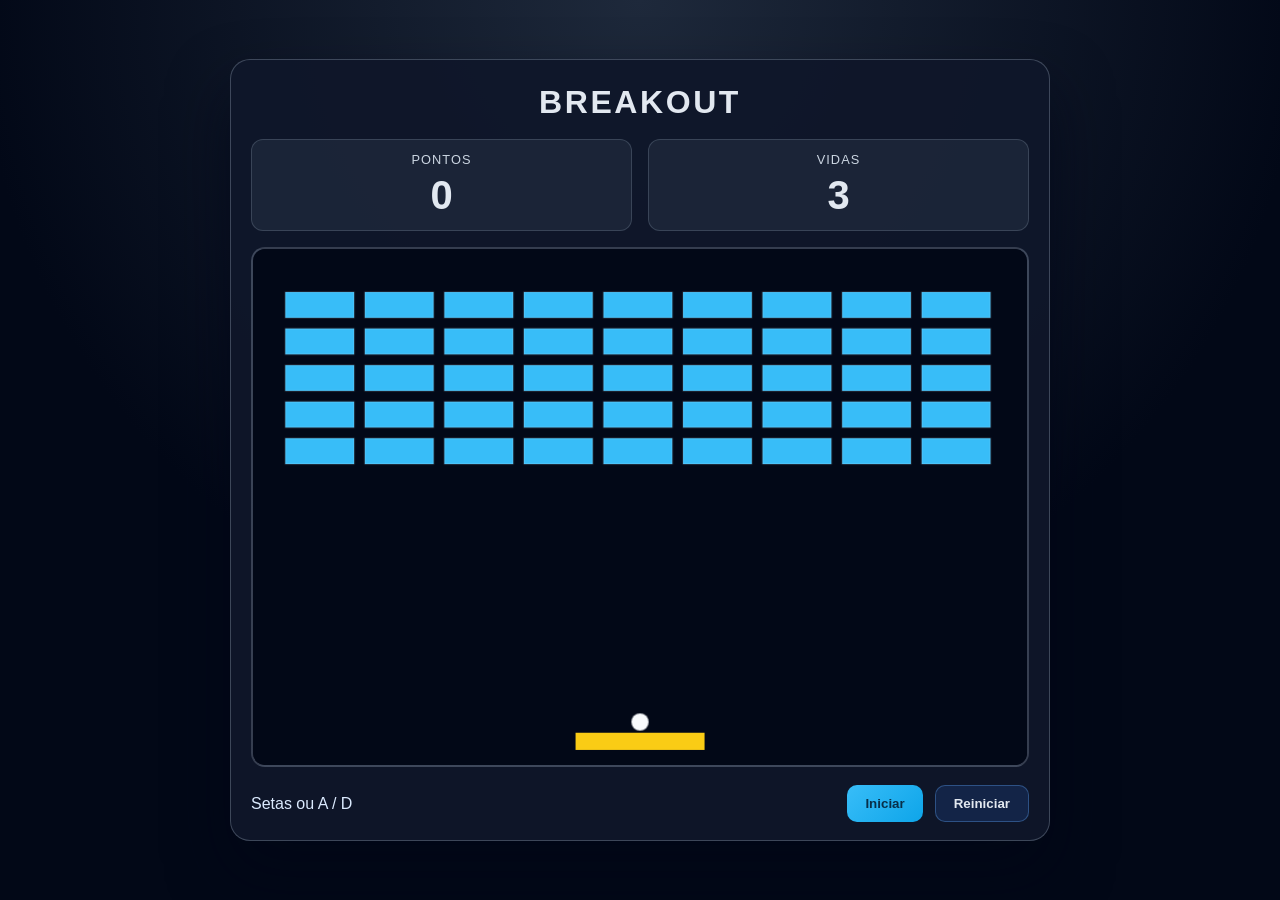
<file: jogos/breakout/index.html>
<!DOCTYPE html>
<html lang="pt-BR">
  <head>
    <meta charset="UTF-8" />
    <meta name="viewport" content="width=device-width, initial-scale=1.0" />
    <title>Breakout</title>
    <link rel="stylesheet" href="style.css" />
  </head>
  <body>
    <main class="game-shell">
      <h1>Breakout</h1>

      <div class="hud">
        <div class="score-box">
          <span>Pontos</span>
          <strong id="score">0</strong>
        </div>

        <div class="score-box">
          <span>Vidas</span>
          <strong id="lives">3</strong>
        </div>
      </div>

      <canvas id="breakoutCanvas" width="720" height="480" aria-label="Canvas do jogo Breakout"></canvas>

      <div class="controls">
        <div class="controls-text">
          <p>Setas ou A / D</p>
        </div>

        <div class="buttons">
          <button id="startBtn" type="button">Iniciar</button>
          <button id="resetBtn" type="button" class="secondary">Reiniciar</button>
        </div>
      </div>
    </main>

    <script src="script.js"></script>
  </body>
</html>
</file>
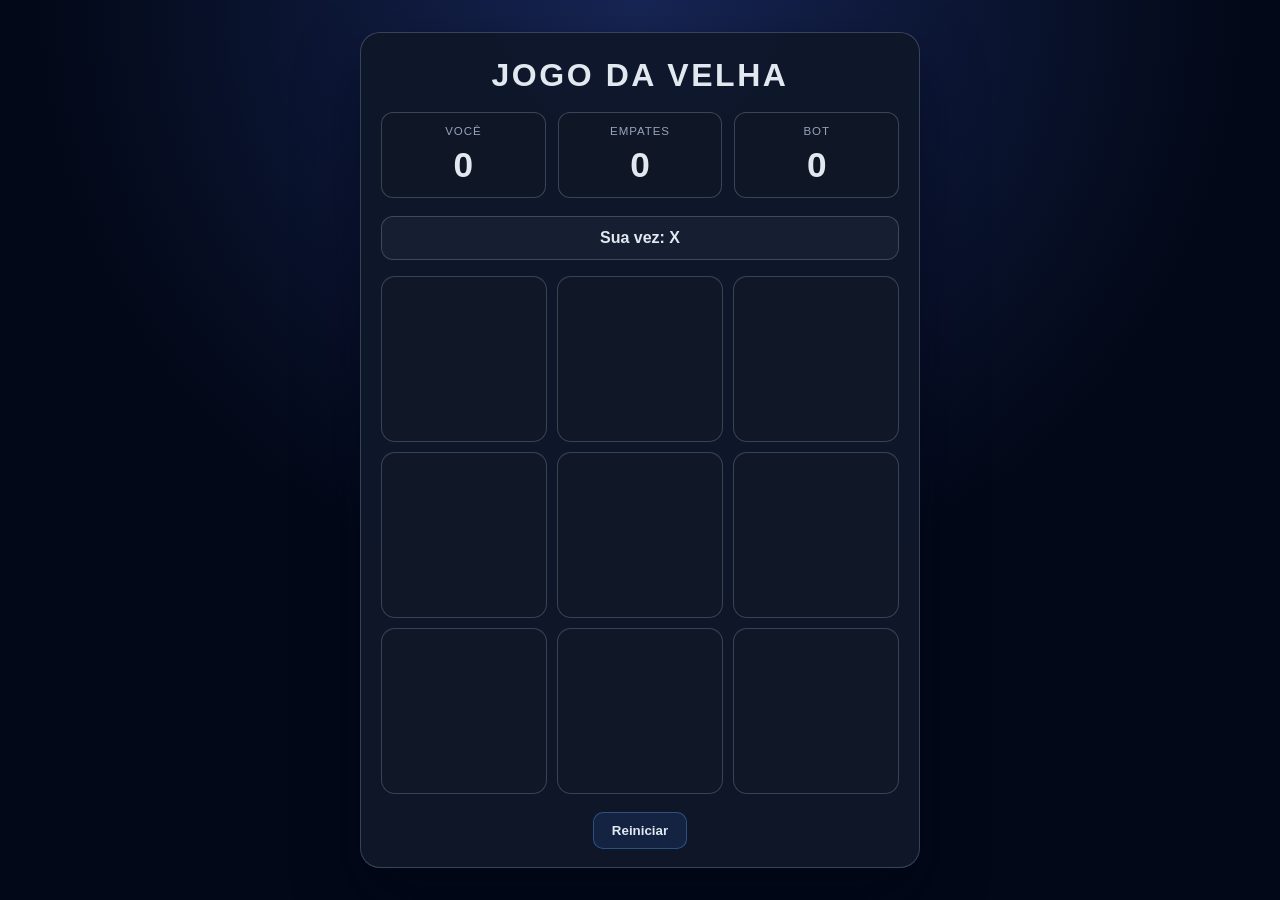
<file: jogos/jogo-da-velha/index.html>
<!DOCTYPE html>
<html lang="pt-BR">
  <head>
    <meta charset="UTF-8" />
    <meta name="viewport" content="width=device-width, initial-scale=1.0" />
    <title>Jogo da Velha IA</title>
    <link rel="preload" href="../../assets/x.svg" as="image" />
    <link rel="preload" href="../../assets/o.svg" as="image" />
    <link rel="stylesheet" href="./style.css" />
  </head>
  <body>
    <div class="game-shell">
      <h1>Jogo da Velha</h1>

      <div class="scoreboard">
        <div class="score-box">
          <span>Você</span>
          <strong id="player-score">0</strong>
        </div>

        <div class="score-box">
          <span>Empates</span>
          <strong id="draw-score">0</strong>
        </div>

        <div class="score-box">
          <span>Bot</span>
          <strong id="bot-score">0</strong>
        </div>
      </div>

      <div id="status" class="status-box">Sua vez: X</div>

      <div class="board" id="board" aria-label="Tabuleiro do Jogo da Velha">
        <button class="cell" data-index="0" aria-label="Casa 1"></button>
        <button class="cell" data-index="1" aria-label="Casa 2"></button>
        <button class="cell" data-index="2" aria-label="Casa 3"></button>
        <button class="cell" data-index="3" aria-label="Casa 4"></button>
        <button class="cell" data-index="4" aria-label="Casa 5"></button>
        <button class="cell" data-index="5" aria-label="Casa 6"></button>
        <button class="cell" data-index="6" aria-label="Casa 7"></button>
        <button class="cell" data-index="7" aria-label="Casa 8"></button>
        <button class="cell" data-index="8" aria-label="Casa 9"></button>
      </div>

      <div class="controls">
        <button id="restartBtn" class="secondary" type="button">Reiniciar</button>
      </div>
    </div>

    <script src="./script.js"></script>
  </body>
</html>
</file>
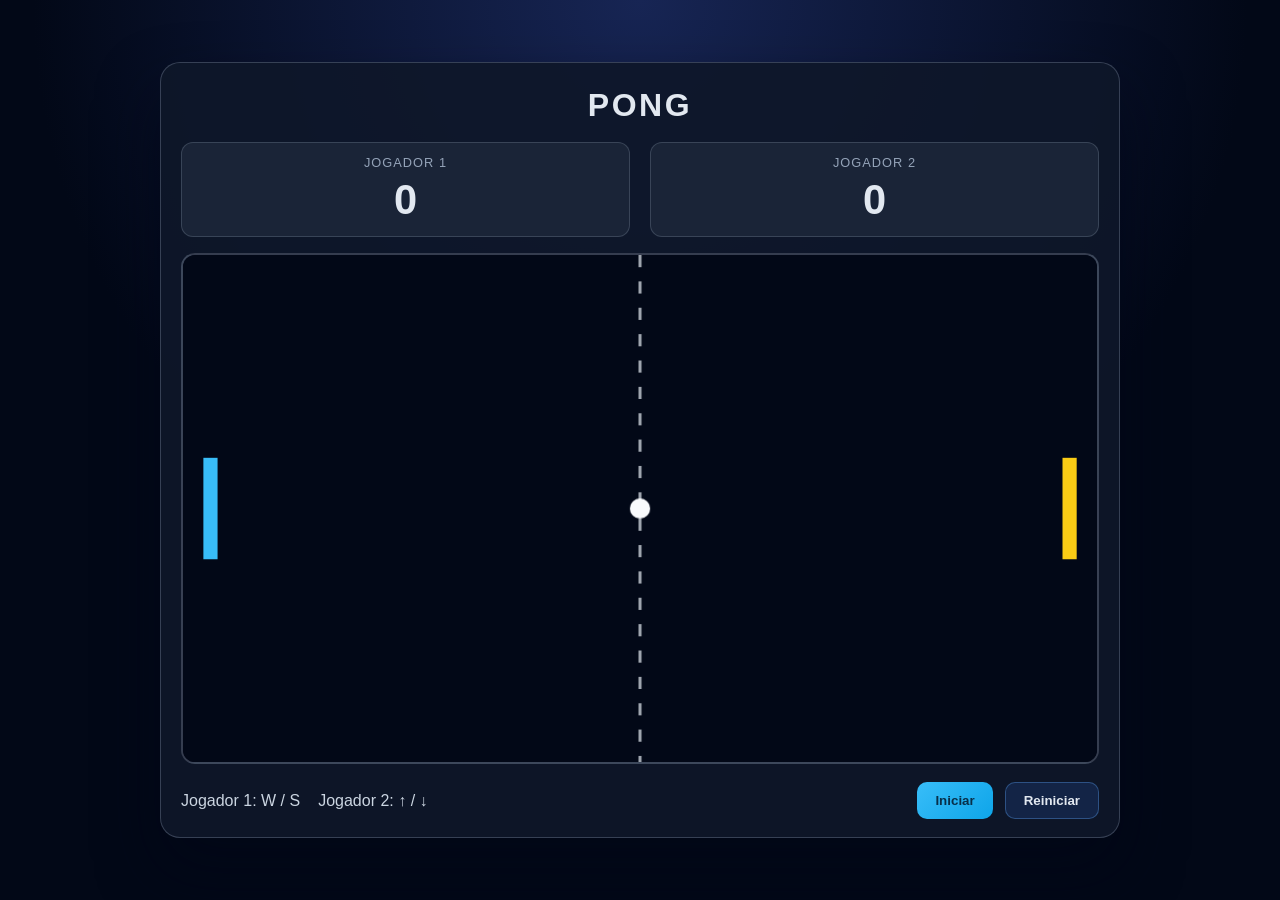
<file: jogos/pong/index.html>
<!DOCTYPE html>
<html lang="pt-BR">
  <head>
    <meta charset="UTF-8" />
    <meta name="viewport" content="width=device-width, initial-scale=1.0" />
    <title>Pong</title>
    <link rel="stylesheet" href="style.css" />
  </head>
  <body>
    <main class="game-shell">
      <h1>Pong</h1>

      <div class="hud">
        <div class="score-box">
          <span>Jogador 1</span>
          <strong id="score-left">0</strong>
        </div>

        <div class="score-box">
          <span>Jogador 2</span>
          <strong id="score-right">0</strong>
        </div>
      </div>

      <canvas id="pongCanvas" width="900" height="500" aria-label="Canvas do jogo Pong"></canvas>

      <div class="controls">
        <div class="controls-text">
          <p>Jogador 1: W / S</p>
          <p>Jogador 2: ↑ / ↓</p>
        </div>

        <div class="buttons">
          <button id="startBtn" type="button">Iniciar</button>
          <button id="resetBtn" type="button" class="secondary">Reiniciar</button>
        </div>
      </div>
    </main>

    <script src="script.js"></script>
  </body>
</html>
</file>
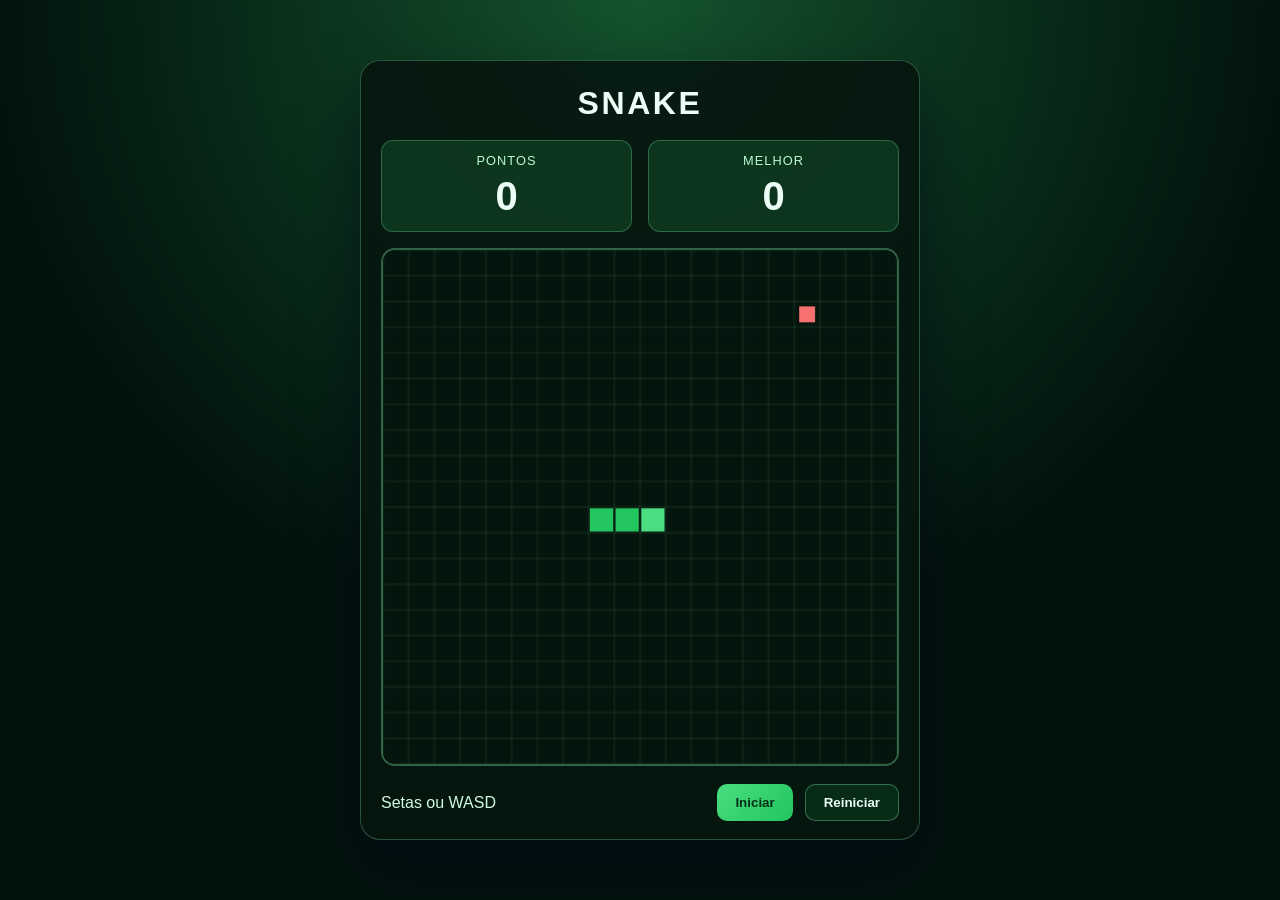
<file: jogos/snake/index.html>
<!DOCTYPE html>
<html lang="pt-BR">
  <head>
    <meta charset="UTF-8" />
    <meta name="viewport" content="width=device-width, initial-scale=1.0" />
    <title>Snake</title>
    <link rel="stylesheet" href="style.css" />
  </head>
  <body>
    <main class="game-shell">
      <h1>Snake</h1>

      <div class="hud">
        <div class="score-box">
          <span>Pontos</span>
          <strong id="score">0</strong>
        </div>

        <div class="score-box">
          <span>Melhor</span>
          <strong id="best">0</strong>
        </div>
      </div>

      <canvas id="snakeCanvas" width="420" height="420" aria-label="Canvas do jogo Snake"></canvas>

      <div class="controls">
        <div class="controls-text">
          <p>Setas ou WASD</p>
        </div>

        <div class="buttons">
          <button id="startBtn" type="button">Iniciar</button>
          <button id="resetBtn" type="button" class="secondary">Reiniciar</button>
        </div>
      </div>
    </main>

    <script src="script.js"></script>
  </body>
</html>
</file>
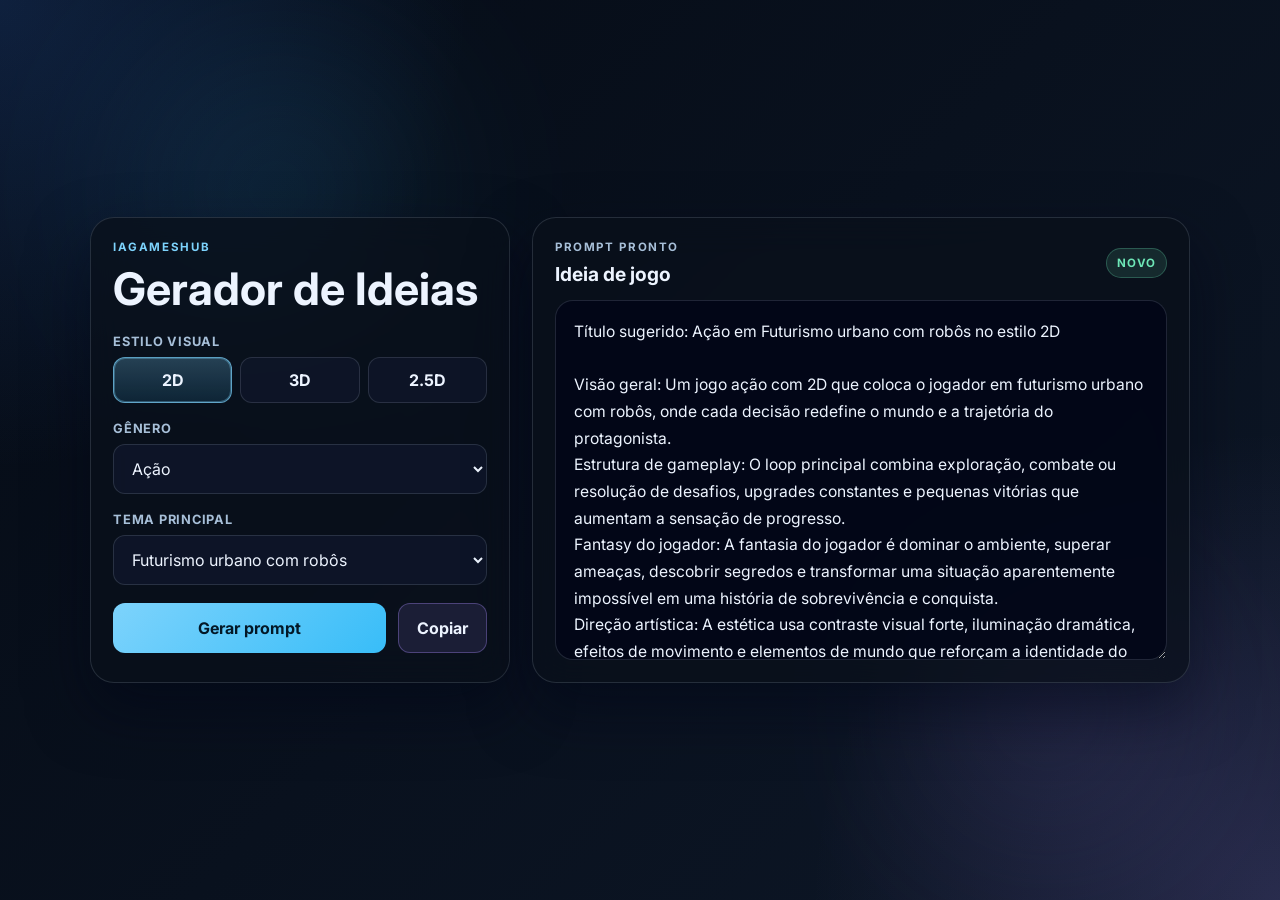
<file: utilidades/gerador-de-ideias/index.html>
<!DOCTYPE html>
<html lang="pt-BR">
  <head>
    <meta charset="UTF-8" />
    <meta name="viewport" content="width=device-width, initial-scale=1.0" />
    <title>Gerador de Ideias de Jogos</title>
    <link rel="preconnect" href="https://fonts.googleapis.com" />
    <link rel="preconnect" href="https://fonts.gstatic.com" crossorigin />
    <link href="https://fonts.googleapis.com/css2?family=Inter:wght@400;500;600;700;800&display=swap" rel="stylesheet" />
    <link rel="stylesheet" href="style.css" />
  </head>
  <body>
    <div class="bg-orb orb-1"></div>
    <div class="bg-orb orb-2"></div>

    <main class="app-shell">
      <section class="panel controls-panel">
        <div class="panel-header">
          <p class="eyebrow">IAgameshub</p>
          <h1>Gerador de Ideias</h1>
        </div>

        <div class="section-block">
          <label class="section-label">Estilo visual</label>
          <div class="style-select" id="styleSelect">
            <button class="style-option active" type="button" data-value="2D">2D</button>
            <button class="style-option" type="button" data-value="3D">3D</button>
            <button class="style-option" type="button" data-value="2.5D">2.5D</button>
          </div>
        </div>

        <div class="section-block">
          <label for="genreSelect" class="section-label">Gênero</label>
          <select id="genreSelect">
            <option value="Ação">Ação</option>
            <option value="Aventura">Aventura</option>
            <option value="RPG">RPG</option>
            <option value="Estratégia">Estratégia</option>
            <option value="Puzzle">Puzzle</option>
            <option value="Plataforma">Plataforma</option>
            <option value="Tiro">Tiro</option>
            <option value="Simulação">Simulação</option>
            <option value="Horror">Horror</option>
            <option value="Casual">Casual</option>
            <option value="Personalizado">Personalizado</option>
          </select>
        </div>

        <div id="genreCustomWrap" class="section-block hidden">
          <label for="genreCustom" class="section-label">Gênero personalizado</label>
          <input id="genreCustom" type="text" placeholder="Ex.: Roguelite de sobrevivência" />
        </div>

        <div class="section-block">
          <label for="topicSelect" class="section-label">Tema principal</label>
          <select id="topicSelect">
            <option value="Futurismo urbano com robôs">Futurismo urbano com robôs</option>
            <option value="Piratas em um mundo submerso">Piratas em um mundo submerso</option>
            <option value="Magia e criaturas ancestrais">Magia e criaturas ancestrais</option>
            <option value="Exploração espacial em planetas desconhecidos">Exploração espacial em planetas desconhecidos</option>
            <option value="Sobrevivência em uma floresta encantada">Sobrevivência em uma floresta encantada</option>
            <option value="Personalizado">Personalizado</option>
          </select>
        </div>

        <div id="topicCustomWrap" class="section-block hidden">
          <label for="topicCustom" class="section-label">Tema personalizado</label>
          <input id="topicCustom" type="text" placeholder="Ex.: uma cidade flutuante em disputa" />
        </div>

        <div class="actions">
          <button id="generateBtn" class="primary-btn" type="button">Gerar prompt</button>
          <button id="copyBtn" class="ghost-btn" type="button">Copiar</button>
        </div>
      </section>

      <section class="panel output-panel">
        <div class="output-head">
          <div>
            <p class="eyebrow muted">Prompt pronto</p>
            <h2>Ideia de jogo</h2>
          </div>
          <span id="badge" class="badge">Novo</span>
        </div>

        <textarea id="output" readonly aria-label="Prompt gerado"></textarea>
      </section>
    </main>

    <script src="script.js"></script>
  </body>
</html>
</file>
<file: jogos/breakout/style.css>
* {
  box-sizing: border-box;
}

body {
  margin: 0;
  min-height: 100vh;
  display: grid;
  place-items: center;
  background: radial-gradient(circle at top, #1e293b, #020817 60%);
  color: #e2e8f0;
  font-family: Arial, Helvetica, sans-serif;
}

.game-shell {
  width: min(820px, 92vw);
  padding: 24px 20px 18px;
  border: 1px solid rgba(148, 163, 184, 0.35);
  border-radius: 20px;
  background: rgba(15, 23, 42, 0.94);
  box-shadow: 0 30px 60px rgba(2, 6, 23, 0.62);
}

h1 {
  margin: 0 0 18px;
  text-align: center;
  letter-spacing: 0.08em;
  text-transform: uppercase;
}

.hud {
  display: flex;
  justify-content: space-between;
  gap: 16px;
  margin-bottom: 16px;
}

.score-box {
  flex: 1;
  padding: 12px 16px;
  border-radius: 12px;
  background: rgba(30, 41, 59, 0.8);
  border: 1px solid rgba(148, 163, 184, 0.25);
  text-align: center;
}

.score-box span {
  display: block;
  color: #cbd5e1;
  margin-bottom: 6px;
  font-size: 0.8rem;
  letter-spacing: 0.08em;
  text-transform: uppercase;
}

.score-box strong {
  font-size: clamp(1.8rem, 4vw, 2.5rem);
}

canvas {
  display: block;
  width: 100%;
  border-radius: 14px;
  border: 2px solid rgba(148, 163, 184, 0.35);
  background: linear-gradient(180deg, rgba(15, 23, 42, 0.98), rgba(2, 6, 23, 1));
}

.controls {
  margin-top: 18px;
  display: flex;
  justify-content: space-between;
  align-items: center;
  gap: 12px;
  flex-wrap: wrap;
}

.controls-text {
  display: flex;
  align-items: center;
  gap: 10px;
  color: #dbeafe;
}

.controls-text p {
  margin: 0;
}

.buttons {
  display: flex;
  gap: 12px;
  flex-wrap: wrap;
}

button {
  border: none;
  border-radius: 10px;
  background: linear-gradient(135deg, #38bdf8, #0ea5e9);
  color: #082f49;
  font-weight: 700;
  padding: 10px 18px;
  cursor: pointer;
  transition: transform 0.15s ease;
}

button:hover {
  transform: translateY(-1px);
}

button.secondary {
  background: rgba(59, 130, 246, 0.15);
  color: #e2e8f0;
  border: 1px solid rgba(96, 165, 250, 0.35);
}

@media (max-width: 640px) {
  .hud,
  .controls {
    flex-direction: column;
    align-items: stretch;
  }

  .buttons {
    width: 100%;
  }

  .buttons button {
    flex: 1;
  }
}
</file>
<file: jogos/jogo-da-velha/style.css>
:root {
  --bg: #020817;
  --panel: #0f172a;
  --panel-2: #111827;
  --line: rgba(148, 163, 184, 0.32);
  --text: #e2e8f0;
  --muted: #94a3b8;
  --primary: #38bdf8;
  --warning: #facc15;
  --success: #4ade80;
  --danger: #f87171;
}

* {
  box-sizing: border-box;
}

body {
  margin: 0;
  min-height: 100vh;
  display: grid;
  place-items: center;
  background: radial-gradient(circle at top, #172554, var(--bg) 55%);
  color: var(--text);
  font-family: Arial, Helvetica, sans-serif;
}

.game-shell {
  width: min(560px, 92vw);
  background: rgba(15, 23, 42, 0.96);
  border: 1px solid var(--line);
  border-radius: 20px;
  box-shadow: 0 30px 60px rgba(2, 6, 23, 0.55);
  padding: 24px 20px 18px;
}

h1 {
  margin: 0 0 18px;
  text-align: center;
  letter-spacing: 0.08em;
  text-transform: uppercase;
}

.scoreboard {
  display: grid;
  grid-template-columns: repeat(3, minmax(90px, 1fr));
  gap: 12px;
  margin-bottom: 18px;
}

.score-box {
  background: rgba(17, 24, 39, 0.8);
  border: 1px solid var(--line);
  border-radius: 12px;
  padding: 12px 10px;
  text-align: center;
}

.score-box span {
  display: block;
  color: var(--muted);
  font-size: 0.72rem;
  letter-spacing: 0.08em;
  text-transform: uppercase;
  margin-bottom: 8px;
}

.score-box strong {
  font-size: clamp(1.5rem, 4vw, 2.2rem);
}

.status-box {
  margin-bottom: 16px;
  padding: 12px 14px;
  border-radius: 12px;
  border: 1px solid var(--line);
  background: rgba(148, 163, 184, 0.06);
  text-align: center;
  font-weight: 700;
}

.board {
  display: grid;
  grid-template-columns: repeat(3, 1fr);
  gap: 10px;
}

.cell {
  aspect-ratio: 1;
  border: 1px solid var(--line);
  border-radius: 14px;
  background: rgba(17, 24, 39, 0.9);
  color: var(--text);
  font-size: clamp(2rem, 7vw, 3.2rem);
  font-weight: 700;
  cursor: pointer;
  transition: transform 0.12s ease, border-color 0.12s ease;
  display: grid;
  place-items: center;
  padding: 0;
}

.cell:hover:not(:disabled) {
  transform: translateY(-1px);
  border-color: rgba(56, 189, 248, 0.8);
}

.cell:disabled {
  cursor: default;
}

.cell img {
  width: 62%;
  height: 62%;
  object-fit: contain;
  pointer-events: none;
  filter: drop-shadow(0 6px 12px rgba(14, 165, 233, 0.2));
}

.controls {
  margin-top: 18px;
  display: flex;
  justify-content: center;
}

button {
  border: none;
  border-radius: 10px;
  background: linear-gradient(135deg, var(--primary), #0ea5e9);
  color: #082f49;
  font-weight: 700;
  padding: 10px 18px;
  cursor: pointer;
}

.secondary {
  background: rgba(59, 130, 246, 0.12);
  color: var(--text);
  border: 1px solid rgba(96, 165, 250, 0.35);
}

@media (max-width: 450px) {
  .scoreboard {
    grid-template-columns: repeat(3, minmax(70px, 1fr));
  }
}
</file>
<file: jogos/pong/style.css>
* {
  box-sizing: border-box;
}

body {
  margin: 0;
  min-height: 100vh;
  display: grid;
  place-items: center;
  background: radial-gradient(circle at top, #172554, #020817 55%);
  color: #e2e8f0;
  font-family: Arial, Helvetica, sans-serif;
}

.game-shell {
  width: min(960px, 90vw);
  padding: 24px 20px 18px;
  border: 1px solid rgba(148, 163, 184, 0.3);
  border-radius: 20px;
  background: rgba(15, 23, 42, 0.92);
  box-shadow: 0 30px 60px rgba(2, 6, 23, 0.6);
}

h1 {
  margin: 0 0 18px;
  text-align: center;
  letter-spacing: 0.08em;
  text-transform: uppercase;
}

.hud {
  display: flex;
  justify-content: space-between;
  gap: 20px;
  margin-bottom: 16px;
}

.score-box {
  flex: 1;
  padding: 12px 16px;
  border-radius: 12px;
  background: rgba(30, 41, 59, 0.8);
  border: 1px solid rgba(148, 163, 184, 0.25);
  text-align: center;
}

.score-box span {
  display: block;
  color: #94a3b8;
  margin-bottom: 6px;
  font-size: 0.8rem;
  letter-spacing: 0.08em;
  text-transform: uppercase;
}

.score-box strong {
  font-size: clamp(1.8rem, 4vw, 2.6rem);
}

canvas {
  display: block;
  width: 100%;
  border-radius: 14px;
  border: 2px solid rgba(148, 163, 184, 0.35);
  background: linear-gradient(180deg, rgba(15, 23, 42, 0.9), rgba(2, 6, 23, 0.96));
}

.controls {
  margin-top: 18px;
  display: flex;
  justify-content: space-between;
  align-items: center;
  gap: 16px;
  flex-wrap: wrap;
}

.controls-text {
  display: flex;
  gap: 18px;
  flex-wrap: wrap;
  color: #cbd5e1;
}

.controls-text p {
  margin: 0;
}

.buttons {
  display: flex;
  gap: 12px;
  flex-wrap: wrap;
}

button {
  border: none;
  border-radius: 10px;
  background: linear-gradient(135deg, #38bdf8, #0ea5e9);
  color: #082f49;
  font-weight: 700;
  padding: 10px 18px;
  cursor: pointer;
  transition: transform 0.15s ease, opacity 0.15s ease;
}

button:hover {
  transform: translateY(-1px);
}

button.secondary {
  background: rgba(59, 130, 246, 0.15);
  color: #e2e8f0;
  border: 1px solid rgba(96, 165, 250, 0.35);
}

@media (max-width: 640px) {
  .hud,
  .controls {
    flex-direction: column;
    align-items: stretch;
  }

  .buttons {
    width: 100%;
  }

  .buttons button {
    flex: 1;
  }
}
</file>
<file: jogos/snake/style.css>
* {
  box-sizing: border-box;
}

body {
  margin: 0;
  min-height: 100vh;
  display: grid;
  place-items: center;
  background: radial-gradient(circle at top, #14532d, #02130d 58%);
  color: #ecfdf5;
  font-family: Arial, Helvetica, sans-serif;
}

.game-shell {
  width: min(560px, 92vw);
  padding: 24px 20px 18px;
  border: 1px solid rgba(134, 239, 172, 0.28);
  border-radius: 20px;
  background: rgba(6, 23, 16, 0.92);
  box-shadow: 0 30px 60px rgba(2, 6, 23, 0.6);
}

h1 {
  margin: 0 0 18px;
  text-align: center;
  letter-spacing: 0.08em;
  text-transform: uppercase;
}

.hud {
  display: flex;
  justify-content: space-between;
  gap: 16px;
  margin-bottom: 16px;
}

.score-box {
  flex: 1;
  padding: 12px 16px;
  border-radius: 12px;
  background: rgba(20, 83, 45, 0.5);
  border: 1px solid rgba(134, 239, 172, 0.28);
  text-align: center;
}

.score-box span {
  display: block;
  color: #bbf7d0;
  margin-bottom: 6px;
  font-size: 0.8rem;
  letter-spacing: 0.08em;
  text-transform: uppercase;
}

.score-box strong {
  font-size: clamp(1.8rem, 4vw, 2.5rem);
}

canvas {
  display: block;
  width: 100%;
  border-radius: 14px;
  border: 2px solid rgba(134, 239, 172, 0.35);
  background: #04150d;
}

.controls {
  margin-top: 18px;
  display: flex;
  justify-content: space-between;
  align-items: center;
  gap: 12px;
  flex-wrap: wrap;
}

.controls-text {
  display: flex;
  align-items: center;
  gap: 12px;
  color: #d1fae5;
}

.controls-text p {
  margin: 0;
}

.buttons {
  display: flex;
  gap: 12px;
  flex-wrap: wrap;
}

button {
  border: none;
  border-radius: 10px;
  background: linear-gradient(135deg, #4ade80, #22c55e);
  color: #052e16;
  font-weight: 700;
  padding: 10px 18px;
  cursor: pointer;
  transition: transform 0.15s ease;
}

button:hover {
  transform: translateY(-1px);
}

button.secondary {
  background: rgba(34, 197, 94, 0.12);
  color: #ecfdf5;
  border: 1px solid rgba(134, 239, 172, 0.35);
}

@media (max-width: 540px) {
  .hud,
  .controls {
    flex-direction: column;
    align-items: stretch;
  }

  .buttons {
    width: 100%;
  }

  .buttons button {
    flex: 1;
  }
}
</file>
<file: utilidades/gerador-de-ideias/style.css>
:root {
  --bg: #050b15;
  --bg-2: #0d1727;
  --panel: rgba(10, 16, 27, 0.76);
  --panel-strong: rgba(12, 20, 32, 0.92);
  --line: rgba(148, 163, 184, 0.2);
  --text: #edf4ff;
  --muted: #a7bfd8;
  --accent: #7dd3fc;
  --accent-strong: #38bdf8;
  --accent-soft: rgba(125, 211, 252, 0.12);
  --highlight: #a78bfa;
  --success: #6ee7b7;
  --shadow: rgba(2, 6, 23, 0.52);
}

* {
  box-sizing: border-box;
}

html, body {
  margin: 0;
  min-height: 100%;
}

body {
  position: relative;
  min-height: 100vh;
  display: grid;
  place-items: center;
  padding: 28px;
  background:
    radial-gradient(circle at top left, rgba(59, 130, 246, 0.18), transparent 30%),
    radial-gradient(circle at bottom right, rgba(167, 139, 250, 0.18), transparent 30%),
    linear-gradient(135deg, var(--bg), var(--bg-2));
  font-family: 'Inter', Arial, sans-serif;
  color: var(--text);
}

.bg-orb {
  position: absolute;
  border-radius: 50%;
  filter: blur(90px);
  opacity: 0.38;
  pointer-events: none;
}

.orb-1 {
  width: 300px;
  height: 300px;
  background: rgba(56, 189, 248, 0.28);
  top: 40px;
  left: 10%;
}

.orb-2 {
  width: 260px;
  height: 260px;
  background: rgba(167, 139, 250, 0.24);
  right: 8%;
  bottom: 60px;
}

.app-shell {
  position: relative;
  z-index: 1;
  width: min(1100px, 100%);
  display: grid;
  grid-template-columns: minmax(320px, 420px) minmax(0, 1fr);
  gap: 22px;
}

.panel {
  background: var(--panel);
  border: 1px solid var(--line);
  border-radius: 24px;
  backdrop-filter: blur(18px);
  -webkit-backdrop-filter: blur(18px);
  box-shadow: 0 26px 60px var(--shadow);
}

.controls-panel {
  padding: 22px;
}

.output-panel {
  padding: 22px;
  display: flex;
  flex-direction: column;
}

.panel-header {
  margin-bottom: 18px;
}

.eyebrow {
  margin: 0 0 8px;
  text-transform: uppercase;
  letter-spacing: 0.14em;
  font-size: 0.72rem;
  color: var(--accent);
  font-weight: 700;
}

.eyebrow.muted {
  color: var(--muted);
}

h1, h2 {
  margin: 0;
}

h1 {
  font-size: clamp(2rem, 4vw, 2.8rem);
}

h2 {
  font-size: 1.2rem;
}

.section-block {
  display: grid;
  gap: 8px;
  margin-bottom: 18px;
}

.section-label {
  font-size: 0.8rem;
  letter-spacing: 0.06em;
  text-transform: uppercase;
  color: var(--muted);
  font-weight: 700;
}

.style-select {
  display: grid;
  grid-template-columns: repeat(3, minmax(0, 1fr));
  gap: 8px;
}

.style-option {
  border: 1px solid var(--line);
  background: rgba(15, 23, 42, 0.8);
  color: var(--text);
  border-radius: 12px;
  padding: 12px 10px;
  font-weight: 700;
  cursor: pointer;
  transition: 0.2s ease;
}

.style-option.active {
  background: linear-gradient(180deg, rgba(125, 211, 252, 0.25), rgba(56, 189, 248, 0.12));
  border-color: rgba(125, 211, 252, 0.7);
  box-shadow: inset 0 0 0 1px rgba(125, 211, 252, 0.3);
}

select,
input,
textarea,
button {
  font: inherit;
}

select,
input {
  width: 100%;
  border: 1px solid var(--line);
  background: rgba(15, 23, 42, 0.85);
  border-radius: 12px;
  padding: 13px 14px;
  color: var(--text);
}

select:focus,
input:focus,
textarea:focus {
  outline: none;
  border-color: rgba(125, 211, 252, 0.8);
  box-shadow: 0 0 0 3px rgba(125, 211, 252, 0.12);
}

input::placeholder {
  color: var(--muted);
}

.hidden {
  display: none;
}

.actions {
  display: flex;
  gap: 12px;
  margin-top: 8px;
}

.primary-btn,
.ghost-btn {
  border: none;
  border-radius: 12px;
  padding: 14px 18px;
  cursor: pointer;
  font-weight: 700;
  transition: transform 0.16s ease, filter 0.16s ease;
}

.primary-btn:hover,
.ghost-btn:hover {
  transform: translateY(-1px);
  filter: brightness(1.04);
}

.primary-btn {
  background: linear-gradient(135deg, var(--accent), var(--accent-strong));
  color: #031827;
  flex: 1;
}

.ghost-btn {
  background: rgba(167, 139, 250, 0.12);
  color: var(--text);
  border: 1px solid rgba(167, 139, 250, 0.35);
}

.output-head {
  display: flex;
  align-items: center;
  justify-content: space-between;
  gap: 14px;
  margin-bottom: 14px;
}

.badge {
  display: inline-flex;
  align-items: center;
  justify-content: center;
  border-radius: 999px;
  padding: 7px 10px;
  background: rgba(110, 231, 183, 0.12);
  color: var(--success);
  border: 1px solid rgba(110, 231, 183, 0.26);
  font-size: 0.72rem;
  font-weight: 700;
  letter-spacing: 0.06em;
  text-transform: uppercase;
}

textarea {
  flex: 1;
  width: 100%;
  min-height: 360px;
  resize: vertical;
  border: 1px solid var(--line);
  border-radius: 18px;
  background: rgba(2, 6, 23, 0.8);
  color: var(--text);
  padding: 18px;
  line-height: 1.7;
  font-size: 0.98rem;
}

@media (max-width: 900px) {
  .app-shell {
    grid-template-columns: 1fr;
  }
}

@media (max-width: 560px) {
  body {
    padding: 18px;
  }

  .controls-panel,
  .output-panel {
    padding: 18px 16px;
  }

  .actions {
    flex-direction: column;
  }
}
</file>
